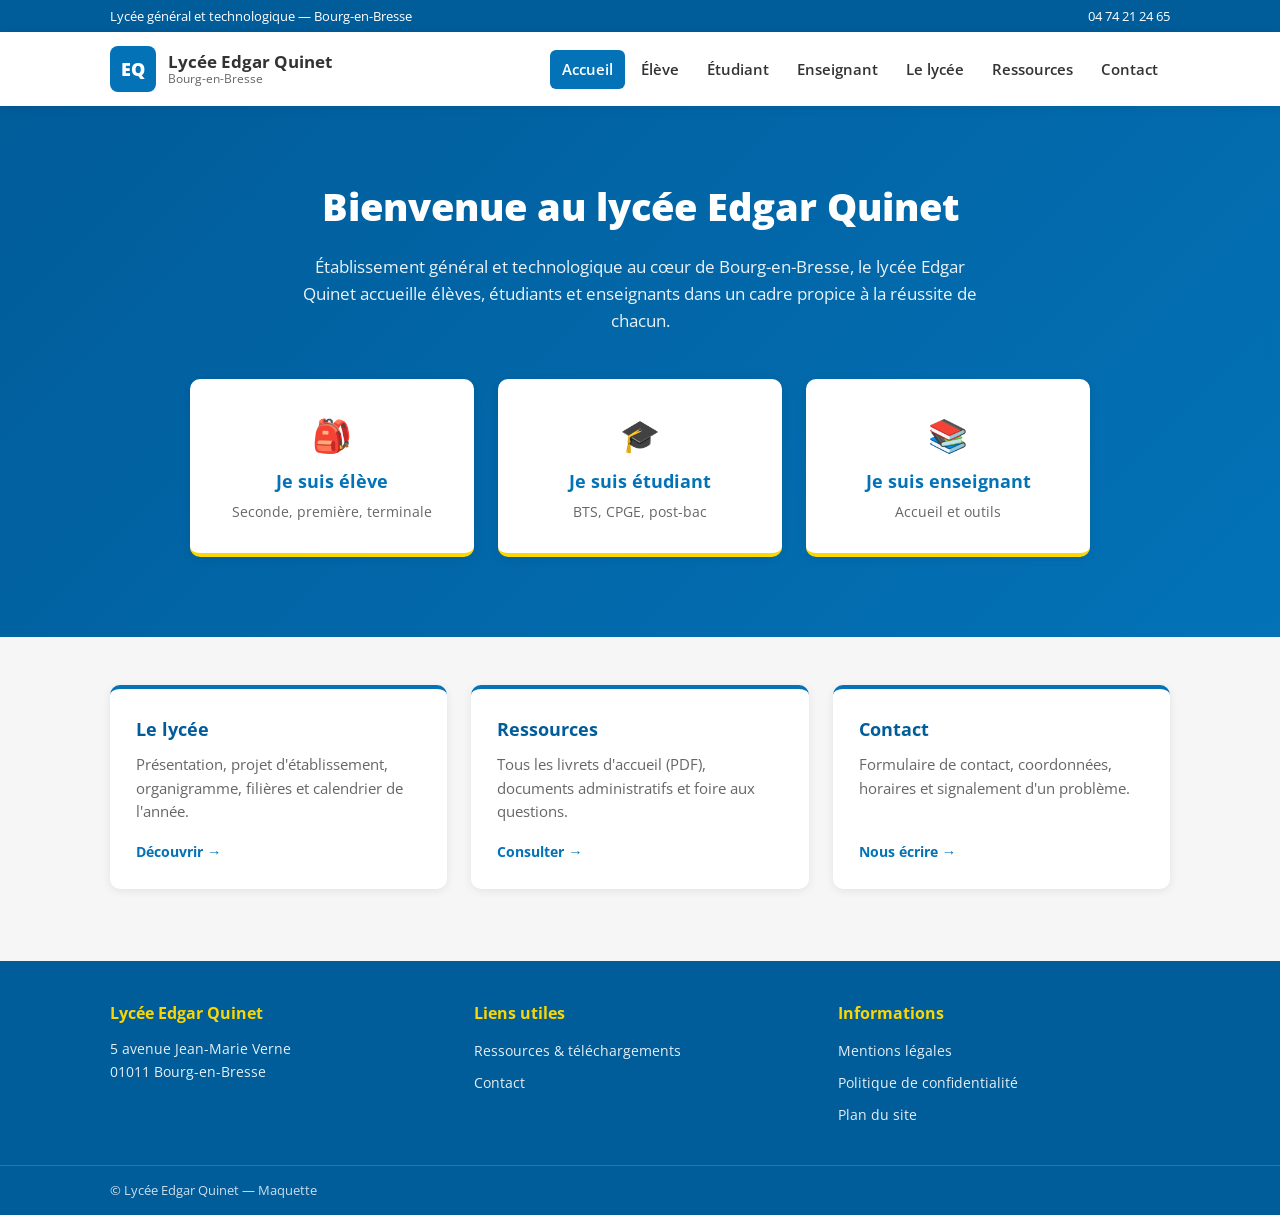
<file: templates/index.html>
<!DOCTYPE html>
<html lang="fr">
<head>
  <meta charset="UTF-8">
  <meta name="viewport" content="width=device-width, initial-scale=1.0">
  <title>Accueil — Lycée Edgar Quinet</title>
  <link rel="preconnect" href="https://fonts.googleapis.com">
  <link rel="preconnect" href="https://fonts.gstatic.com" crossorigin>
  <link href="https://fonts.googleapis.com/css2?family=Open+Sans:wght@400;600;700;800&display=swap" rel="stylesheet">
  <link rel="stylesheet" href="../static/css/style.css">
</head>
<body>
  <div class="topbar">
    <div class="container topbar-inner">
      <span>Lycée général et technologique — Bourg-en-Bresse</span>
      <span>04 74 21 24 65</span>
    </div>
  </div>
  <header class="site-header">
    <div class="container header-inner">
      <a href="index.html" class="brand">
        <span class="brand-mark">EQ</span>
        <span class="brand-text">
          <strong>Lycée Edgar Quinet</strong>
          <small>Bourg-en-Bresse</small>
        </span>
      </a>
      <nav class="main-nav" aria-label="Navigation principale">
        <ul>
        <li><a href="index.html" class="active">Accueil</a></li>
        <li><a href="eleve.html">Élève</a></li>
        <li><a href="etudiant.html">Étudiant</a></li>
        <li><a href="enseignant.html">Enseignant</a></li>
        <li><a href="lycee.html">Le lycée</a></li>
        <li><a href="ressources.html">Ressources</a></li>
        <li><a href="contact.html">Contact</a></li>
        </ul>
      </nav>
    </div>
  </header>

  <section class="hero">
    <div class="container">
      <h1>Bienvenue au lycée Edgar&nbsp;Quinet</h1>
      <p class="hero-text">Établissement général et technologique au cœur de Bourg-en-Bresse,
      le lycée Edgar Quinet accueille élèves, étudiants et enseignants dans un cadre
      propice à la réussite de chacun.</p>
      <div class="profile-buttons">
        <a href="eleve.html" class="profile-btn">
          <span class="profile-icon">🎒</span>
          <span class="profile-title">Je suis élève</span>
          <span class="profile-sub">Seconde, première, terminale</span>
        </a>
        <a href="etudiant.html" class="profile-btn">
          <span class="profile-icon">🎓</span>
          <span class="profile-title">Je suis étudiant</span>
          <span class="profile-sub">BTS, CPGE, post-bac</span>
        </a>
        <a href="enseignant.html" class="profile-btn">
          <span class="profile-icon">📚</span>
          <span class="profile-title">Je suis enseignant</span>
          <span class="profile-sub">Accueil et outils</span>
        </a>
      </div>
    </div>
  </section>
  <section class="section">
    <div class="container">
      <div class="card-grid">
        <article class="card">
          <h2>Le lycée</h2>
          <p>Présentation, projet d'établissement, organigramme, filières et calendrier de l'année.</p>
          <a href="lycee.html" class="card-link">Découvrir →</a>
        </article>
        <article class="card">
          <h2>Ressources</h2>
          <p>Tous les livrets d'accueil (PDF), documents administratifs et foire aux questions.</p>
          <a href="ressources.html" class="card-link">Consulter →</a>
        </article>
        <article class="card">
          <h2>Contact</h2>
          <p>Formulaire de contact, coordonnées, horaires et signalement d'un problème.</p>
          <a href="contact.html" class="card-link">Nous écrire →</a>
        </article>
      </div>
    </div>
  </section>


  <footer class="site-footer">
    <div class="container footer-grid">
      <div>
        <h3>Lycée Edgar Quinet</h3>
        <p>5 avenue Jean-Marie Verne<br>01011 Bourg-en-Bresse</p>
      </div>
      <div>
        <h3>Liens utiles</h3>
        <ul>
          <li><a href="ressources.html">Ressources &amp; téléchargements</a></li>
          <li><a href="contact.html">Contact</a></li>
        </ul>
      </div>
      <div>
        <h3>Informations</h3>
        <ul>
          <li><a href="#">Mentions légales</a></li>
          <li><a href="#">Politique de confidentialité</a></li>
          <li><a href="#">Plan du site</a></li>
        </ul>
      </div>
    </div>
    <div class="footer-bottom">
      <div class="container">© Lycée Edgar Quinet — Maquette</div>
    </div>
  </footer>
</body>
</html>
</file>
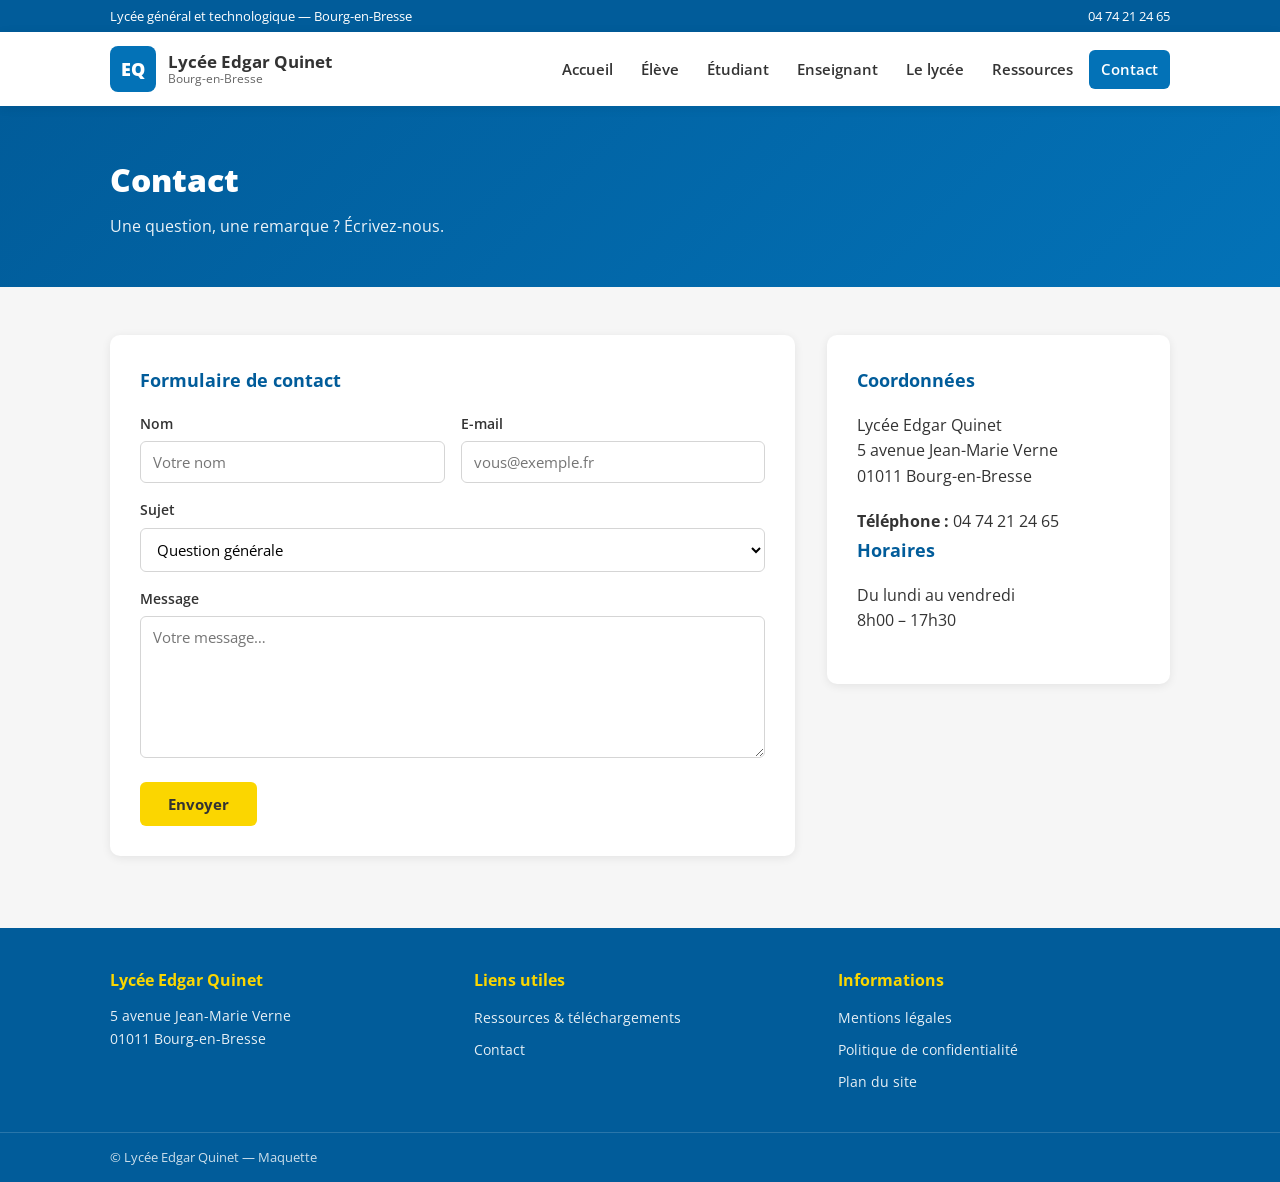
<file: templates/contact.html>
<!DOCTYPE html>
<html lang="fr">
<head>
  <meta charset="UTF-8">
  <meta name="viewport" content="width=device-width, initial-scale=1.0">
  <title>Contact — Lycée Edgar Quinet</title>
  <link rel="preconnect" href="https://fonts.googleapis.com">
  <link rel="preconnect" href="https://fonts.gstatic.com" crossorigin>
  <link href="https://fonts.googleapis.com/css2?family=Open+Sans:wght@400;600;700;800&display=swap" rel="stylesheet">
  <link rel="stylesheet" href="../static/css/style.css">
</head>
<body>
  <div class="topbar">
    <div class="container topbar-inner">
      <span>Lycée général et technologique — Bourg-en-Bresse</span>
      <span>04 74 21 24 65</span>
    </div>
  </div>
  <header class="site-header">
    <div class="container header-inner">
      <a href="index.html" class="brand">
        <span class="brand-mark">EQ</span>
        <span class="brand-text">
          <strong>Lycée Edgar Quinet</strong>
          <small>Bourg-en-Bresse</small>
        </span>
      </a>
      <nav class="main-nav" aria-label="Navigation principale">
        <ul>
        <li><a href="index.html">Accueil</a></li>
        <li><a href="eleve.html">Élève</a></li>
        <li><a href="etudiant.html">Étudiant</a></li>
        <li><a href="enseignant.html">Enseignant</a></li>
        <li><a href="lycee.html">Le lycée</a></li>
        <li><a href="ressources.html">Ressources</a></li>
        <li><a href="contact.html" class="active">Contact</a></li>
        </ul>
      </nav>
    </div>
  </header>

  <section class="page-hero">
    <div class="container">
      <h1>Contact</h1>
      <p>Une question, une remarque ? Écrivez-nous.</p>
    </div>
  </section>
  <section class="section">
    <div class="container contact-grid">
      <form class="contact-form" action="#" method="post">
        <h2>Formulaire de contact</h2>
        <div class="form-row">
          <div class="form-field">
            <label for="nom">Nom</label>
            <input type="text" id="nom" name="nom" placeholder="Votre nom" required>
          </div>
          <div class="form-field">
            <label for="email">E-mail</label>
            <input type="email" id="email" name="email" placeholder="vous@exemple.fr" required>
          </div>
        </div>
        <div class="form-field">
          <label for="sujet">Sujet</label>
          <select id="sujet" name="sujet">
            <option>Question générale</option>
            <option>Signaler un problème</option>
            <option>Faire une suggestion</option>
          </select>
        </div>
        <div class="form-field">
          <label for="message">Message</label>
          <textarea id="message" name="message" rows="6" placeholder="Votre message…" required></textarea>
        </div>
        <button type="submit" class="btn-primary">Envoyer</button>
      </form>
      <aside class="contact-info">
        <h2>Coordonnées</h2>
        <p>Lycée Edgar Quinet<br>5 avenue Jean-Marie Verne<br>01011 Bourg-en-Bresse</p>
        <p><strong>Téléphone :</strong> 04 74 21 24 65</p>
        <h2>Horaires</h2>
        <p>Du lundi au vendredi<br>8h00 – 17h30</p>
      </aside>
    </div>
  </section>


  <footer class="site-footer">
    <div class="container footer-grid">
      <div>
        <h3>Lycée Edgar Quinet</h3>
        <p>5 avenue Jean-Marie Verne<br>01011 Bourg-en-Bresse</p>
      </div>
      <div>
        <h3>Liens utiles</h3>
        <ul>
          <li><a href="ressources.html">Ressources &amp; téléchargements</a></li>
          <li><a href="contact.html">Contact</a></li>
        </ul>
      </div>
      <div>
        <h3>Informations</h3>
        <ul>
          <li><a href="#">Mentions légales</a></li>
          <li><a href="#">Politique de confidentialité</a></li>
          <li><a href="#">Plan du site</a></li>
        </ul>
      </div>
    </div>
    <div class="footer-bottom">
      <div class="container">© Lycée Edgar Quinet — Maquette</div>
    </div>
  </footer>
</body>
</html>
</file>
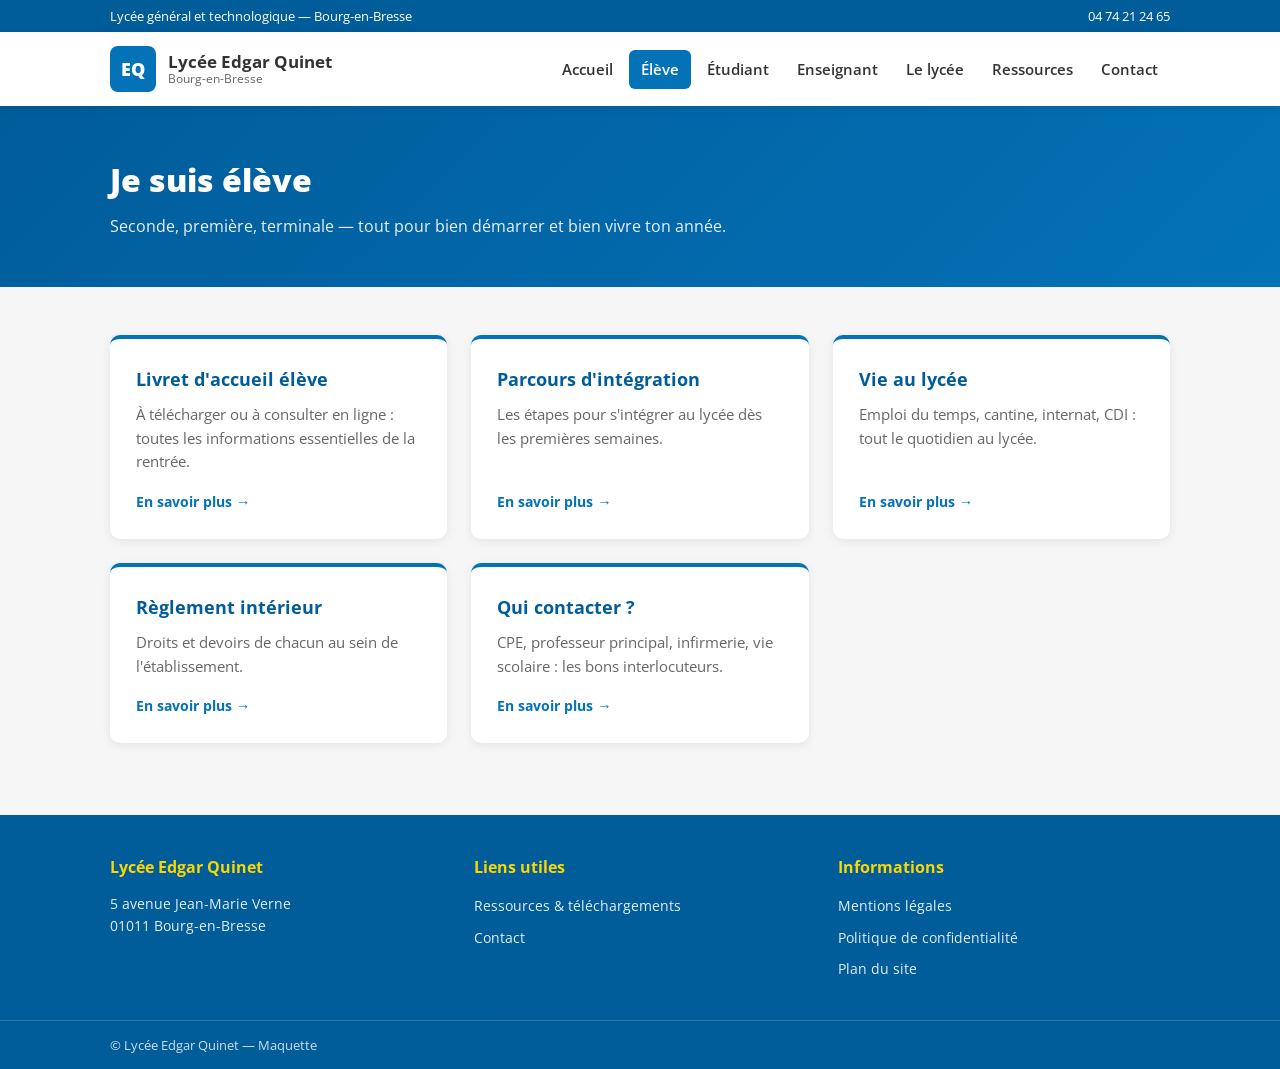
<file: templates/eleve.html>
<!DOCTYPE html>
<html lang="fr">
<head>
  <meta charset="UTF-8">
  <meta name="viewport" content="width=device-width, initial-scale=1.0">
  <title>Je suis élève — Lycée Edgar Quinet</title>
  <link rel="preconnect" href="https://fonts.googleapis.com">
  <link rel="preconnect" href="https://fonts.gstatic.com" crossorigin>
  <link href="https://fonts.googleapis.com/css2?family=Open+Sans:wght@400;600;700;800&display=swap" rel="stylesheet">
  <link rel="stylesheet" href="../static/css/style.css">
</head>
<body>
  <div class="topbar">
    <div class="container topbar-inner">
      <span>Lycée général et technologique — Bourg-en-Bresse</span>
      <span>04 74 21 24 65</span>
    </div>
  </div>
  <header class="site-header">
    <div class="container header-inner">
      <a href="index.html" class="brand">
        <span class="brand-mark">EQ</span>
        <span class="brand-text">
          <strong>Lycée Edgar Quinet</strong>
          <small>Bourg-en-Bresse</small>
        </span>
      </a>
      <nav class="main-nav" aria-label="Navigation principale">
        <ul>
        <li><a href="index.html">Accueil</a></li>
        <li><a href="eleve.html" class="active">Élève</a></li>
        <li><a href="etudiant.html">Étudiant</a></li>
        <li><a href="enseignant.html">Enseignant</a></li>
        <li><a href="lycee.html">Le lycée</a></li>
        <li><a href="ressources.html">Ressources</a></li>
        <li><a href="contact.html">Contact</a></li>
        </ul>
      </nav>
    </div>
  </header>

  <section class="page-hero">
    <div class="container">
      <h1>Je suis élève</h1>
      <p>Seconde, première, terminale — tout pour bien démarrer et bien vivre ton année.</p>
    </div>
  </section>
  <section class="section">
    <div class="container">
      <div class="card-grid">
        <article class="card">
          <h2>Livret d'accueil élève</h2>
          <p>À télécharger ou à consulter en ligne : toutes les informations essentielles de la rentrée.</p>
          <a href="#" class="card-link">En savoir plus →</a>
        </article>
        <article class="card">
          <h2>Parcours d'intégration</h2>
          <p>Les étapes pour s'intégrer au lycée dès les premières semaines.</p>
          <a href="#" class="card-link">En savoir plus →</a>
        </article>
        <article class="card">
          <h2>Vie au lycée</h2>
          <p>Emploi du temps, cantine, internat, CDI : tout le quotidien au lycée.</p>
          <a href="#" class="card-link">En savoir plus →</a>
        </article>
        <article class="card">
          <h2>Règlement intérieur</h2>
          <p>Droits et devoirs de chacun au sein de l'établissement.</p>
          <a href="#" class="card-link">En savoir plus →</a>
        </article>
        <article class="card">
          <h2>Qui contacter ?</h2>
          <p>CPE, professeur principal, infirmerie, vie scolaire : les bons interlocuteurs.</p>
          <a href="#" class="card-link">En savoir plus →</a>
        </article>
      </div>
    </div>
  </section>


  <footer class="site-footer">
    <div class="container footer-grid">
      <div>
        <h3>Lycée Edgar Quinet</h3>
        <p>5 avenue Jean-Marie Verne<br>01011 Bourg-en-Bresse</p>
      </div>
      <div>
        <h3>Liens utiles</h3>
        <ul>
          <li><a href="ressources.html">Ressources &amp; téléchargements</a></li>
          <li><a href="contact.html">Contact</a></li>
        </ul>
      </div>
      <div>
        <h3>Informations</h3>
        <ul>
          <li><a href="#">Mentions légales</a></li>
          <li><a href="#">Politique de confidentialité</a></li>
          <li><a href="#">Plan du site</a></li>
        </ul>
      </div>
    </div>
    <div class="footer-bottom">
      <div class="container">© Lycée Edgar Quinet — Maquette</div>
    </div>
  </footer>
</body>
</html>
</file>
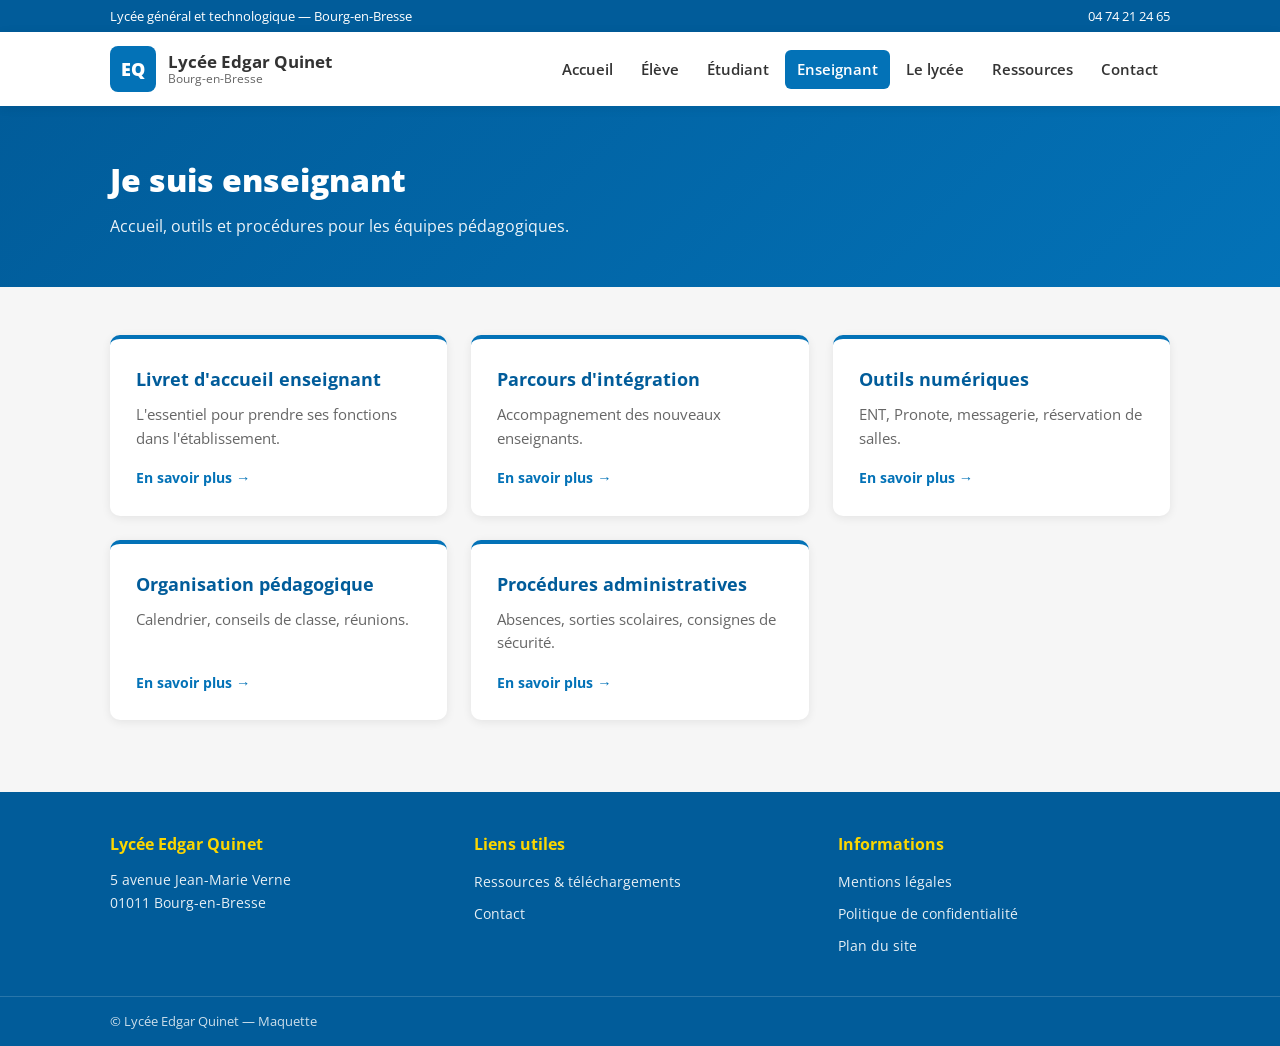
<file: templates/enseignant.html>
<!DOCTYPE html>
<html lang="fr">
<head>
  <meta charset="UTF-8">
  <meta name="viewport" content="width=device-width, initial-scale=1.0">
  <title>Je suis enseignant — Lycée Edgar Quinet</title>
  <link rel="preconnect" href="https://fonts.googleapis.com">
  <link rel="preconnect" href="https://fonts.gstatic.com" crossorigin>
  <link href="https://fonts.googleapis.com/css2?family=Open+Sans:wght@400;600;700;800&display=swap" rel="stylesheet">
  <link rel="stylesheet" href="../static/css/style.css">
</head>
<body>
  <div class="topbar">
    <div class="container topbar-inner">
      <span>Lycée général et technologique — Bourg-en-Bresse</span>
      <span>04 74 21 24 65</span>
    </div>
  </div>
  <header class="site-header">
    <div class="container header-inner">
      <a href="index.html" class="brand">
        <span class="brand-mark">EQ</span>
        <span class="brand-text">
          <strong>Lycée Edgar Quinet</strong>
          <small>Bourg-en-Bresse</small>
        </span>
      </a>
      <nav class="main-nav" aria-label="Navigation principale">
        <ul>
        <li><a href="index.html">Accueil</a></li>
        <li><a href="eleve.html">Élève</a></li>
        <li><a href="etudiant.html">Étudiant</a></li>
        <li><a href="enseignant.html" class="active">Enseignant</a></li>
        <li><a href="lycee.html">Le lycée</a></li>
        <li><a href="ressources.html">Ressources</a></li>
        <li><a href="contact.html">Contact</a></li>
        </ul>
      </nav>
    </div>
  </header>

  <section class="page-hero">
    <div class="container">
      <h1>Je suis enseignant</h1>
      <p>Accueil, outils et procédures pour les équipes pédagogiques.</p>
    </div>
  </section>
  <section class="section">
    <div class="container">
      <div class="card-grid">
        <article class="card">
          <h2>Livret d'accueil enseignant</h2>
          <p>L'essentiel pour prendre ses fonctions dans l'établissement.</p>
          <a href="#" class="card-link">En savoir plus →</a>
        </article>
        <article class="card">
          <h2>Parcours d'intégration</h2>
          <p>Accompagnement des nouveaux enseignants.</p>
          <a href="#" class="card-link">En savoir plus →</a>
        </article>
        <article class="card">
          <h2>Outils numériques</h2>
          <p>ENT, Pronote, messagerie, réservation de salles.</p>
          <a href="#" class="card-link">En savoir plus →</a>
        </article>
        <article class="card">
          <h2>Organisation pédagogique</h2>
          <p>Calendrier, conseils de classe, réunions.</p>
          <a href="#" class="card-link">En savoir plus →</a>
        </article>
        <article class="card">
          <h2>Procédures administratives</h2>
          <p>Absences, sorties scolaires, consignes de sécurité.</p>
          <a href="#" class="card-link">En savoir plus →</a>
        </article>
      </div>
    </div>
  </section>


  <footer class="site-footer">
    <div class="container footer-grid">
      <div>
        <h3>Lycée Edgar Quinet</h3>
        <p>5 avenue Jean-Marie Verne<br>01011 Bourg-en-Bresse</p>
      </div>
      <div>
        <h3>Liens utiles</h3>
        <ul>
          <li><a href="ressources.html">Ressources &amp; téléchargements</a></li>
          <li><a href="contact.html">Contact</a></li>
        </ul>
      </div>
      <div>
        <h3>Informations</h3>
        <ul>
          <li><a href="#">Mentions légales</a></li>
          <li><a href="#">Politique de confidentialité</a></li>
          <li><a href="#">Plan du site</a></li>
        </ul>
      </div>
    </div>
    <div class="footer-bottom">
      <div class="container">© Lycée Edgar Quinet — Maquette</div>
    </div>
  </footer>
</body>
</html>
</file>
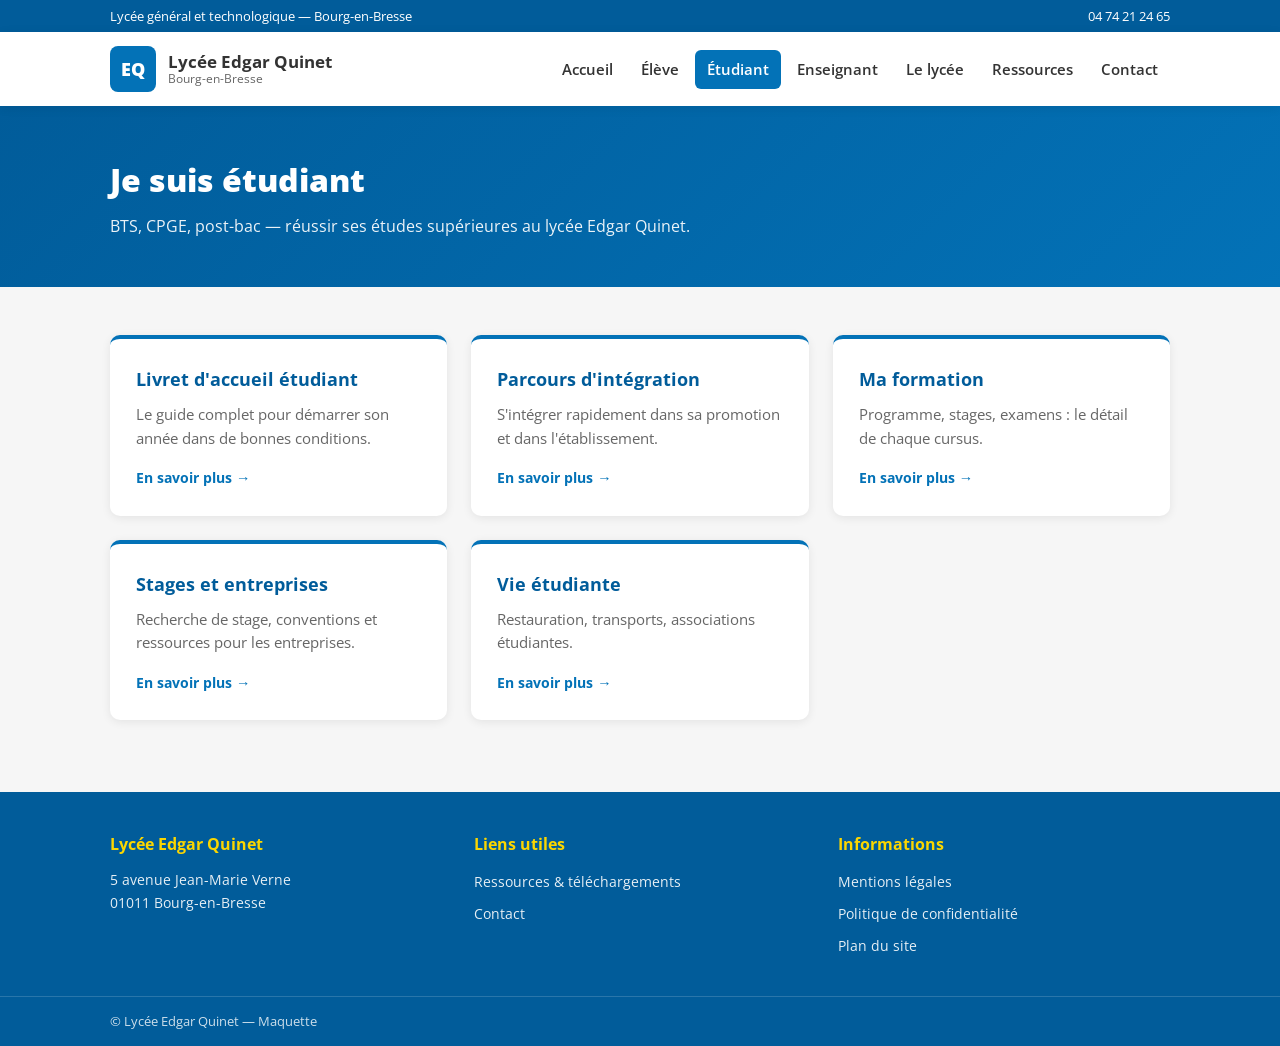
<file: templates/etudiant.html>
<!DOCTYPE html>
<html lang="fr">
<head>
  <meta charset="UTF-8">
  <meta name="viewport" content="width=device-width, initial-scale=1.0">
  <title>Je suis étudiant — Lycée Edgar Quinet</title>
  <link rel="preconnect" href="https://fonts.googleapis.com">
  <link rel="preconnect" href="https://fonts.gstatic.com" crossorigin>
  <link href="https://fonts.googleapis.com/css2?family=Open+Sans:wght@400;600;700;800&display=swap" rel="stylesheet">
  <link rel="stylesheet" href="../static/css/style.css">
</head>
<body>
  <div class="topbar">
    <div class="container topbar-inner">
      <span>Lycée général et technologique — Bourg-en-Bresse</span>
      <span>04 74 21 24 65</span>
    </div>
  </div>
  <header class="site-header">
    <div class="container header-inner">
      <a href="index.html" class="brand">
        <span class="brand-mark">EQ</span>
        <span class="brand-text">
          <strong>Lycée Edgar Quinet</strong>
          <small>Bourg-en-Bresse</small>
        </span>
      </a>
      <nav class="main-nav" aria-label="Navigation principale">
        <ul>
        <li><a href="index.html">Accueil</a></li>
        <li><a href="eleve.html">Élève</a></li>
        <li><a href="etudiant.html" class="active">Étudiant</a></li>
        <li><a href="enseignant.html">Enseignant</a></li>
        <li><a href="lycee.html">Le lycée</a></li>
        <li><a href="ressources.html">Ressources</a></li>
        <li><a href="contact.html">Contact</a></li>
        </ul>
      </nav>
    </div>
  </header>

  <section class="page-hero">
    <div class="container">
      <h1>Je suis étudiant</h1>
      <p>BTS, CPGE, post-bac — réussir ses études supérieures au lycée Edgar Quinet.</p>
    </div>
  </section>
  <section class="section">
    <div class="container">
      <div class="card-grid">
        <article class="card">
          <h2>Livret d'accueil étudiant</h2>
          <p>Le guide complet pour démarrer son année dans de bonnes conditions.</p>
          <a href="#" class="card-link">En savoir plus →</a>
        </article>
        <article class="card">
          <h2>Parcours d'intégration</h2>
          <p>S'intégrer rapidement dans sa promotion et dans l'établissement.</p>
          <a href="#" class="card-link">En savoir plus →</a>
        </article>
        <article class="card">
          <h2>Ma formation</h2>
          <p>Programme, stages, examens : le détail de chaque cursus.</p>
          <a href="#" class="card-link">En savoir plus →</a>
        </article>
        <article class="card">
          <h2>Stages et entreprises</h2>
          <p>Recherche de stage, conventions et ressources pour les entreprises.</p>
          <a href="#" class="card-link">En savoir plus →</a>
        </article>
        <article class="card">
          <h2>Vie étudiante</h2>
          <p>Restauration, transports, associations étudiantes.</p>
          <a href="#" class="card-link">En savoir plus →</a>
        </article>
      </div>
    </div>
  </section>


  <footer class="site-footer">
    <div class="container footer-grid">
      <div>
        <h3>Lycée Edgar Quinet</h3>
        <p>5 avenue Jean-Marie Verne<br>01011 Bourg-en-Bresse</p>
      </div>
      <div>
        <h3>Liens utiles</h3>
        <ul>
          <li><a href="ressources.html">Ressources &amp; téléchargements</a></li>
          <li><a href="contact.html">Contact</a></li>
        </ul>
      </div>
      <div>
        <h3>Informations</h3>
        <ul>
          <li><a href="#">Mentions légales</a></li>
          <li><a href="#">Politique de confidentialité</a></li>
          <li><a href="#">Plan du site</a></li>
        </ul>
      </div>
    </div>
    <div class="footer-bottom">
      <div class="container">© Lycée Edgar Quinet — Maquette</div>
    </div>
  </footer>
</body>
</html>
</file>
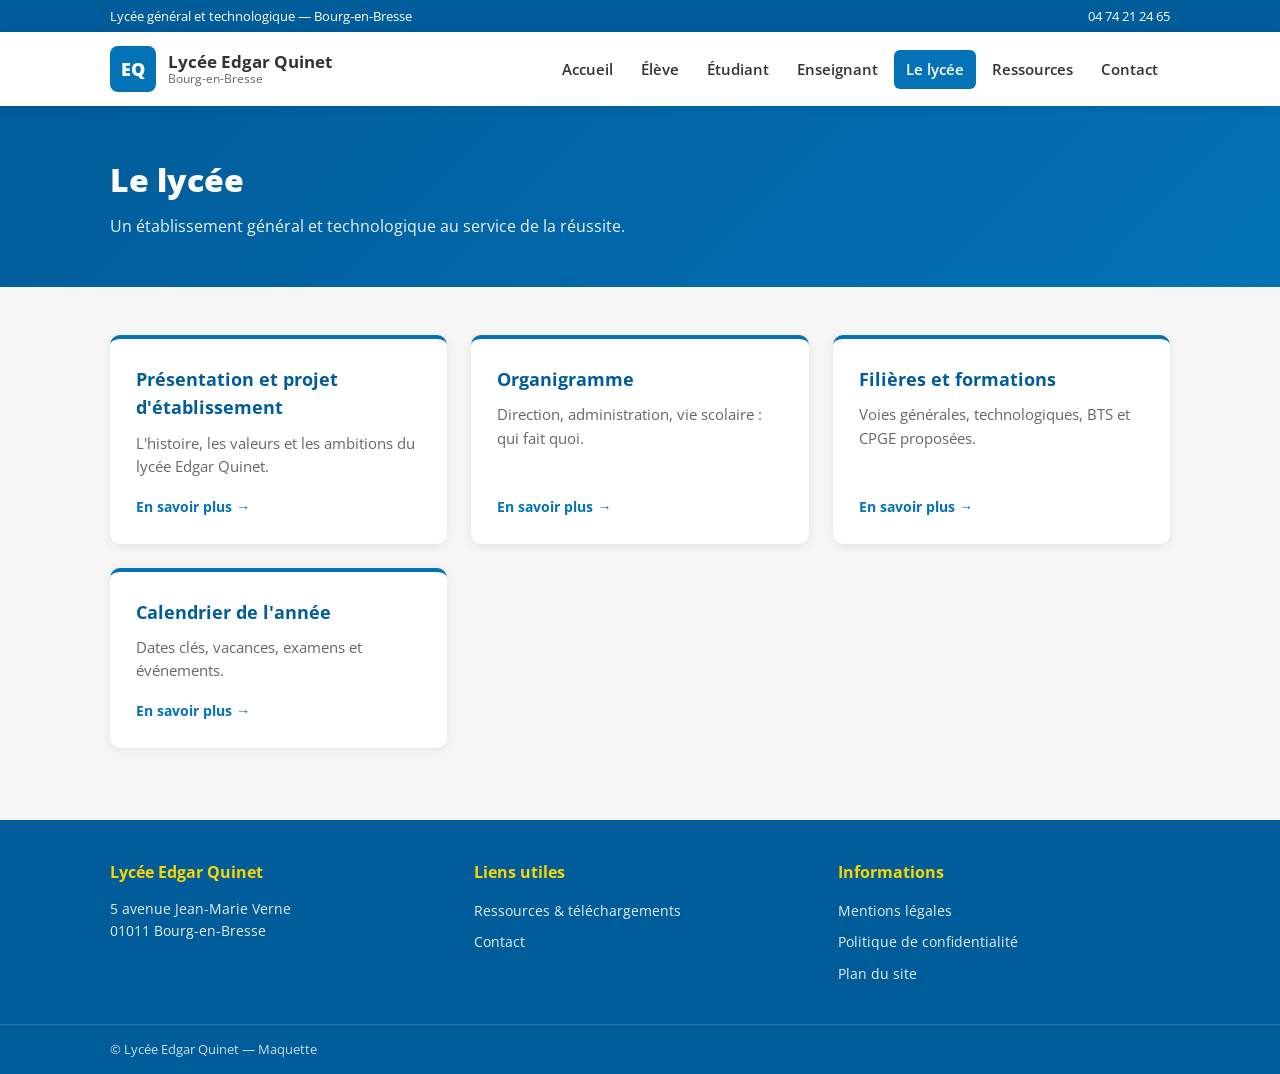
<file: templates/lycee.html>
<!DOCTYPE html>
<html lang="fr">
<head>
  <meta charset="UTF-8">
  <meta name="viewport" content="width=device-width, initial-scale=1.0">
  <title>Le lycée — Lycée Edgar Quinet</title>
  <link rel="preconnect" href="https://fonts.googleapis.com">
  <link rel="preconnect" href="https://fonts.gstatic.com" crossorigin>
  <link href="https://fonts.googleapis.com/css2?family=Open+Sans:wght@400;600;700;800&display=swap" rel="stylesheet">
  <link rel="stylesheet" href="../static/css/style.css">
</head>
<body>
  <div class="topbar">
    <div class="container topbar-inner">
      <span>Lycée général et technologique — Bourg-en-Bresse</span>
      <span>04 74 21 24 65</span>
    </div>
  </div>
  <header class="site-header">
    <div class="container header-inner">
      <a href="index.html" class="brand">
        <span class="brand-mark">EQ</span>
        <span class="brand-text">
          <strong>Lycée Edgar Quinet</strong>
          <small>Bourg-en-Bresse</small>
        </span>
      </a>
      <nav class="main-nav" aria-label="Navigation principale">
        <ul>
        <li><a href="index.html">Accueil</a></li>
        <li><a href="eleve.html">Élève</a></li>
        <li><a href="etudiant.html">Étudiant</a></li>
        <li><a href="enseignant.html">Enseignant</a></li>
        <li><a href="lycee.html" class="active">Le lycée</a></li>
        <li><a href="ressources.html">Ressources</a></li>
        <li><a href="contact.html">Contact</a></li>
        </ul>
      </nav>
    </div>
  </header>

  <section class="page-hero">
    <div class="container">
      <h1>Le lycée</h1>
      <p>Un établissement général et technologique au service de la réussite.</p>
    </div>
  </section>
  <section class="section">
    <div class="container">
      <div class="card-grid">
        <article class="card">
          <h2>Présentation et projet d'établissement</h2>
          <p>L'histoire, les valeurs et les ambitions du lycée Edgar Quinet.</p>
          <a href="#" class="card-link">En savoir plus →</a>
        </article>
        <article class="card">
          <h2>Organigramme</h2>
          <p>Direction, administration, vie scolaire : qui fait quoi.</p>
          <a href="#" class="card-link">En savoir plus →</a>
        </article>
        <article class="card">
          <h2>Filières et formations</h2>
          <p>Voies générales, technologiques, BTS et CPGE proposées.</p>
          <a href="#" class="card-link">En savoir plus →</a>
        </article>
        <article class="card">
          <h2>Calendrier de l'année</h2>
          <p>Dates clés, vacances, examens et événements.</p>
          <a href="#" class="card-link">En savoir plus →</a>
        </article>
      </div>
    </div>
  </section>


  <footer class="site-footer">
    <div class="container footer-grid">
      <div>
        <h3>Lycée Edgar Quinet</h3>
        <p>5 avenue Jean-Marie Verne<br>01011 Bourg-en-Bresse</p>
      </div>
      <div>
        <h3>Liens utiles</h3>
        <ul>
          <li><a href="ressources.html">Ressources &amp; téléchargements</a></li>
          <li><a href="contact.html">Contact</a></li>
        </ul>
      </div>
      <div>
        <h3>Informations</h3>
        <ul>
          <li><a href="#">Mentions légales</a></li>
          <li><a href="#">Politique de confidentialité</a></li>
          <li><a href="#">Plan du site</a></li>
        </ul>
      </div>
    </div>
    <div class="footer-bottom">
      <div class="container">© Lycée Edgar Quinet — Maquette</div>
    </div>
  </footer>
</body>
</html>
</file>
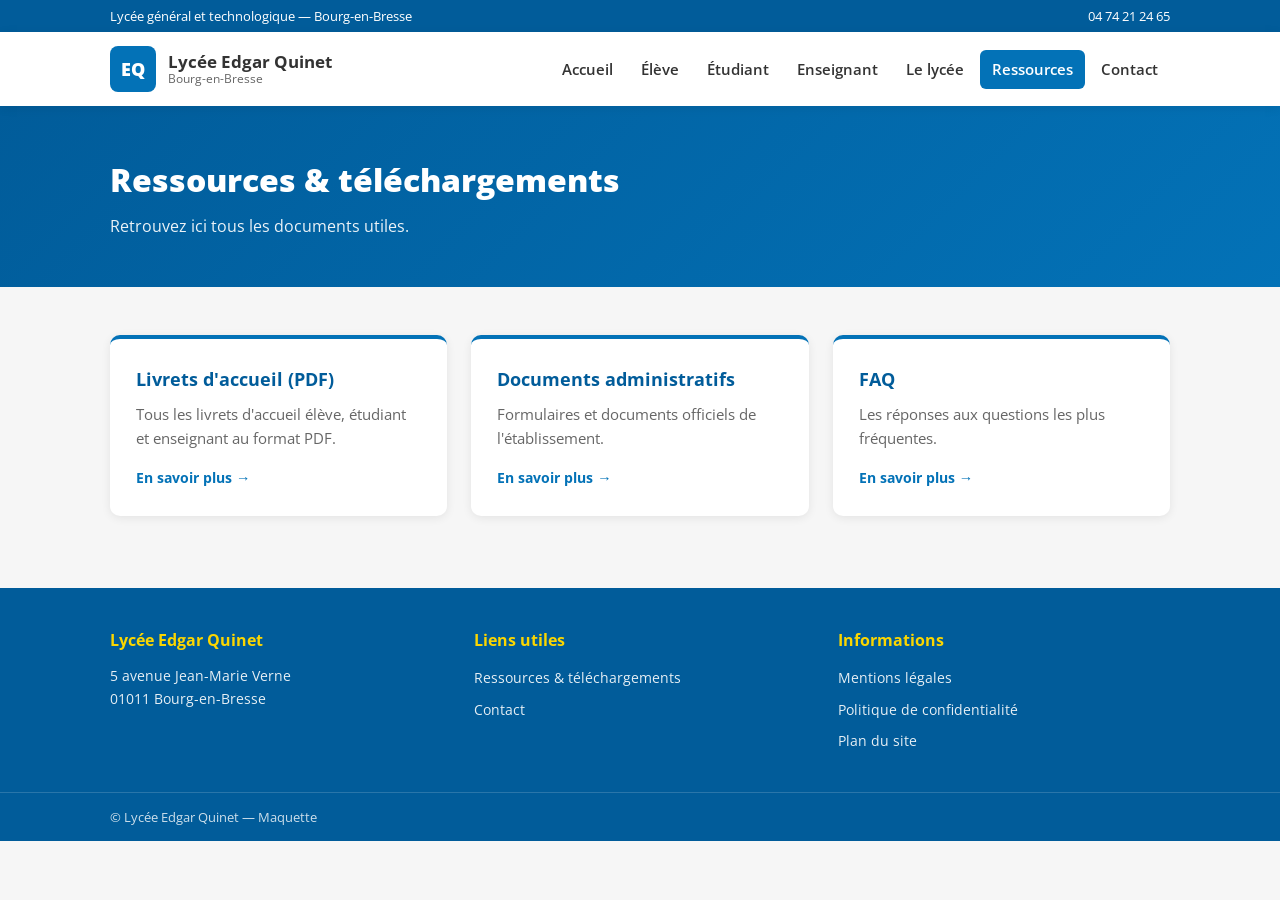
<file: templates/ressources.html>
<!DOCTYPE html>
<html lang="fr">
<head>
  <meta charset="UTF-8">
  <meta name="viewport" content="width=device-width, initial-scale=1.0">
  <title>Ressources — Lycée Edgar Quinet</title>
  <link rel="preconnect" href="https://fonts.googleapis.com">
  <link rel="preconnect" href="https://fonts.gstatic.com" crossorigin>
  <link href="https://fonts.googleapis.com/css2?family=Open+Sans:wght@400;600;700;800&display=swap" rel="stylesheet">
  <link rel="stylesheet" href="../static/css/style.css">
</head>
<body>
  <div class="topbar">
    <div class="container topbar-inner">
      <span>Lycée général et technologique — Bourg-en-Bresse</span>
      <span>04 74 21 24 65</span>
    </div>
  </div>
  <header class="site-header">
    <div class="container header-inner">
      <a href="index.html" class="brand">
        <span class="brand-mark">EQ</span>
        <span class="brand-text">
          <strong>Lycée Edgar Quinet</strong>
          <small>Bourg-en-Bresse</small>
        </span>
      </a>
      <nav class="main-nav" aria-label="Navigation principale">
        <ul>
        <li><a href="index.html">Accueil</a></li>
        <li><a href="eleve.html">Élève</a></li>
        <li><a href="etudiant.html">Étudiant</a></li>
        <li><a href="enseignant.html">Enseignant</a></li>
        <li><a href="lycee.html">Le lycée</a></li>
        <li><a href="ressources.html" class="active">Ressources</a></li>
        <li><a href="contact.html">Contact</a></li>
        </ul>
      </nav>
    </div>
  </header>

  <section class="page-hero">
    <div class="container">
      <h1>Ressources & téléchargements</h1>
      <p>Retrouvez ici tous les documents utiles.</p>
    </div>
  </section>
  <section class="section">
    <div class="container">
      <div class="card-grid">
        <article class="card">
          <h2>Livrets d'accueil (PDF)</h2>
          <p>Tous les livrets d'accueil élève, étudiant et enseignant au format PDF.</p>
          <a href="#" class="card-link">En savoir plus →</a>
        </article>
        <article class="card">
          <h2>Documents administratifs</h2>
          <p>Formulaires et documents officiels de l'établissement.</p>
          <a href="#" class="card-link">En savoir plus →</a>
        </article>
        <article class="card">
          <h2>FAQ</h2>
          <p>Les réponses aux questions les plus fréquentes.</p>
          <a href="#" class="card-link">En savoir plus →</a>
        </article>
      </div>
    </div>
  </section>


  <footer class="site-footer">
    <div class="container footer-grid">
      <div>
        <h3>Lycée Edgar Quinet</h3>
        <p>5 avenue Jean-Marie Verne<br>01011 Bourg-en-Bresse</p>
      </div>
      <div>
        <h3>Liens utiles</h3>
        <ul>
          <li><a href="ressources.html">Ressources &amp; téléchargements</a></li>
          <li><a href="contact.html">Contact</a></li>
        </ul>
      </div>
      <div>
        <h3>Informations</h3>
        <ul>
          <li><a href="#">Mentions légales</a></li>
          <li><a href="#">Politique de confidentialité</a></li>
          <li><a href="#">Plan du site</a></li>
        </ul>
      </div>
    </div>
    <div class="footer-bottom">
      <div class="container">© Lycée Edgar Quinet — Maquette</div>
    </div>
  </footer>
</body>
</html>
</file>
<file: static/css/style.css>
/* ==========================================================
   Lycée Edgar Quinet — Maquette
   Charte graphique reprise du site edgar-quinet.ent.auvergnerhonealpes.fr
   ========================================================== */

:root {
  --blue: #0372b7;        /* bleu principal (liens, titres) */
  --blue-dark: #015c9a;   /* bleu foncé (hover, footer) */
  --blue-light: #e6f2fa;  /* fond bleu très clair */
  --yellow: #fbd600;      /* jaune accent (boutons) */
  --text: #333333;        /* texte principal */
  --text-light: #666666;
  --bg: #f6f6f6;          /* fond général */
  --white: #ffffff;
  --radius: 10px;
  --shadow: 0 2px 10px rgba(0, 0, 0, 0.08);
  --shadow-hover: 0 8px 24px rgba(3, 114, 183, 0.18);
}

* {
  margin: 0;
  padding: 0;
  box-sizing: border-box;
}

body {
  font-family: "Open Sans", sans-serif;
  color: var(--text);
  background: var(--bg);
  line-height: 1.6;
}

.container {
  max-width: 1100px;
  margin: 0 auto;
  padding: 0 20px;
}

a {
  color: var(--blue);
  text-decoration: none;
}

a:hover {
  color: var(--blue-dark);
}

/* ---------- Barre supérieure ---------- */
.topbar {
  background: var(--blue-dark);
  color: var(--white);
  font-size: 0.8rem;
}

.topbar-inner {
  display: flex;
  justify-content: space-between;
  padding-top: 6px;
  padding-bottom: 6px;
}

/* ---------- Header ---------- */
.site-header {
  background: var(--white);
  box-shadow: var(--shadow);
  position: sticky;
  top: 0;
  z-index: 50;
}

.header-inner {
  display: flex;
  align-items: center;
  justify-content: space-between;
  gap: 24px;
  padding-top: 14px;
  padding-bottom: 14px;
  flex-wrap: wrap;
}

.brand {
  display: flex;
  align-items: center;
  gap: 12px;
}

.brand-mark {
  display: flex;
  align-items: center;
  justify-content: center;
  width: 46px;
  height: 46px;
  border-radius: 8px;
  background: var(--blue);
  color: var(--white);
  font-weight: 800;
  font-size: 1.1rem;
  letter-spacing: 0.5px;
}

.brand-text {
  display: flex;
  flex-direction: column;
  line-height: 1.2;
}

.brand-text strong {
  color: var(--text);
  font-size: 1.05rem;
}

.brand-text small {
  color: var(--text-light);
  font-size: 0.78rem;
}

.main-nav ul {
  display: flex;
  list-style: none;
  gap: 4px;
  flex-wrap: wrap;
}

.main-nav a {
  display: block;
  padding: 8px 12px;
  border-radius: 6px;
  color: var(--text);
  font-size: 0.92rem;
  font-weight: 600;
}

.main-nav a:hover {
  background: var(--blue-light);
  color: var(--blue-dark);
}

.main-nav a.active {
  background: var(--blue);
  color: var(--white);
}

/* ---------- Hero (accueil) ---------- */
.hero {
  background: linear-gradient(135deg, var(--blue-dark), var(--blue));
  color: var(--white);
  padding: 70px 0 80px;
  text-align: center;
}

.hero h1 {
  font-size: 2.4rem;
  font-weight: 800;
  margin-bottom: 16px;
}

.hero-text {
  max-width: 680px;
  margin: 0 auto 44px;
  font-size: 1.05rem;
  opacity: 0.92;
}

/* ---------- 3 gros boutons de profil ---------- */
.profile-buttons {
  display: grid;
  grid-template-columns: repeat(3, 1fr);
  gap: 24px;
  max-width: 900px;
  margin: 0 auto;
}

.profile-btn {
  display: flex;
  flex-direction: column;
  align-items: center;
  gap: 6px;
  background: var(--white);
  color: var(--text);
  border-radius: var(--radius);
  padding: 30px 20px;
  box-shadow: var(--shadow);
  border-bottom: 4px solid var(--yellow);
  transition: transform 0.15s ease, box-shadow 0.15s ease;
}

.profile-btn:hover {
  transform: translateY(-4px);
  box-shadow: var(--shadow-hover);
  color: var(--text);
}

.profile-icon {
  font-size: 2rem;
}

.profile-title {
  font-size: 1.15rem;
  font-weight: 700;
  color: var(--blue);
}

.profile-sub {
  font-size: 0.85rem;
  color: var(--text-light);
}

/* ---------- Hero des pages internes ---------- */
.page-hero {
  background: linear-gradient(135deg, var(--blue-dark), var(--blue));
  color: var(--white);
  padding: 48px 0;
}

.page-hero h1 {
  font-size: 2rem;
  font-weight: 800;
  margin-bottom: 8px;
}

.page-hero p {
  opacity: 0.92;
  max-width: 680px;
}

/* ---------- Sections et cartes ---------- */
.section {
  padding: 48px 0;
}

.card-grid {
  display: grid;
  grid-template-columns: repeat(auto-fit, minmax(280px, 1fr));
  gap: 24px;
}

.card {
  background: var(--white);
  border-radius: var(--radius);
  padding: 26px;
  box-shadow: var(--shadow);
  border-top: 4px solid var(--blue);
  display: flex;
  flex-direction: column;
  transition: transform 0.15s ease, box-shadow 0.15s ease;
}

.card:hover {
  transform: translateY(-3px);
  box-shadow: var(--shadow-hover);
}

.card h2 {
  font-size: 1.1rem;
  color: var(--blue-dark);
  margin-bottom: 10px;
}

.card p {
  font-size: 0.92rem;
  color: var(--text-light);
  flex: 1;
}

.card-link {
  margin-top: 16px;
  font-weight: 700;
  font-size: 0.9rem;
}

/* ---------- Page contact ---------- */
.contact-grid {
  display: grid;
  grid-template-columns: 2fr 1fr;
  gap: 32px;
  align-items: start;
}

.contact-form,
.contact-info {
  background: var(--white);
  border-radius: var(--radius);
  padding: 30px;
  box-shadow: var(--shadow);
}

.contact-form h2,
.contact-info h2 {
  font-size: 1.15rem;
  color: var(--blue-dark);
  margin-bottom: 18px;
}

.contact-info h2 + p {
  margin-bottom: 20px;
}

.form-row {
  display: grid;
  grid-template-columns: 1fr 1fr;
  gap: 16px;
}

.form-field {
  margin-bottom: 16px;
}

.form-field label {
  display: block;
  font-weight: 600;
  font-size: 0.88rem;
  margin-bottom: 6px;
}

.form-field input,
.form-field select,
.form-field textarea {
  width: 100%;
  padding: 10px 12px;
  border: 1px solid #d5d5d5;
  border-radius: 6px;
  font-family: inherit;
  font-size: 0.92rem;
  background: var(--white);
}

.form-field input:focus,
.form-field select:focus,
.form-field textarea:focus {
  outline: 2px solid var(--blue);
  outline-offset: 1px;
  border-color: var(--blue);
}

.btn-primary {
  display: inline-block;
  background: var(--yellow);
  color: var(--text);
  font-family: inherit;
  font-size: 0.95rem;
  font-weight: 700;
  border: none;
  border-radius: 6px;
  padding: 12px 28px;
  cursor: pointer;
  transition: filter 0.15s ease;
}

.btn-primary:hover {
  filter: brightness(0.95);
}

/* ---------- Footer ---------- */
.site-footer {
  background: var(--blue-dark);
  color: var(--white);
  margin-top: 24px;
}

.footer-grid {
  display: grid;
  grid-template-columns: repeat(3, 1fr);
  gap: 32px;
  padding-top: 40px;
  padding-bottom: 32px;
}

.site-footer h3 {
  font-size: 1rem;
  margin-bottom: 12px;
  color: var(--yellow);
}

.site-footer p {
  font-size: 0.88rem;
  opacity: 0.9;
}

.site-footer ul {
  list-style: none;
}

.site-footer li {
  margin-bottom: 6px;
}

.site-footer a {
  color: var(--white);
  font-size: 0.88rem;
  opacity: 0.9;
}

.site-footer a:hover {
  opacity: 1;
  text-decoration: underline;
}

.footer-bottom {
  border-top: 1px solid rgba(255, 255, 255, 0.2);
  padding: 14px 0;
  font-size: 0.8rem;
  opacity: 0.8;
}

/* ---------- Responsive ---------- */
@media (max-width: 800px) {
  .profile-buttons {
    grid-template-columns: 1fr;
  }

  .contact-grid {
    grid-template-columns: 1fr;
  }

  .form-row {
    grid-template-columns: 1fr;
  }

  .footer-grid {
    grid-template-columns: 1fr;
  }

  .hero h1 {
    font-size: 1.8rem;
  }
}
</file>
